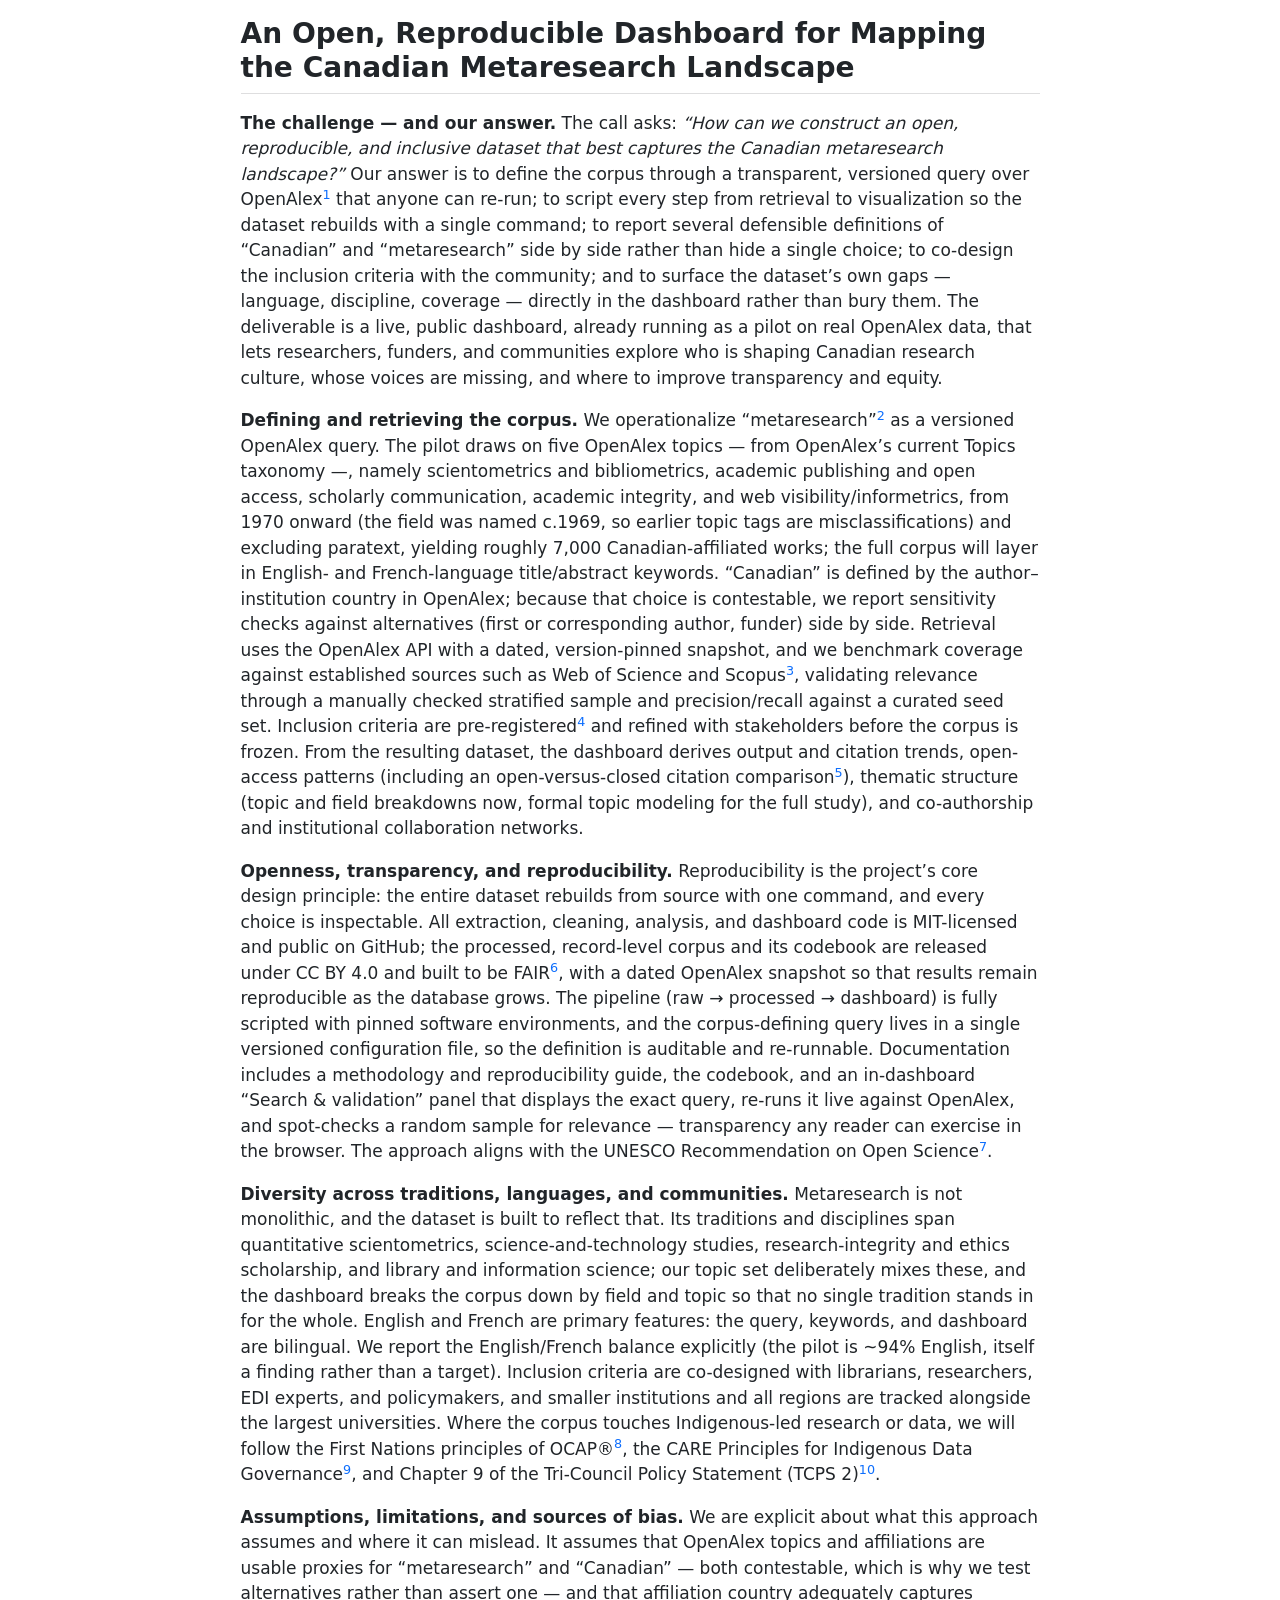
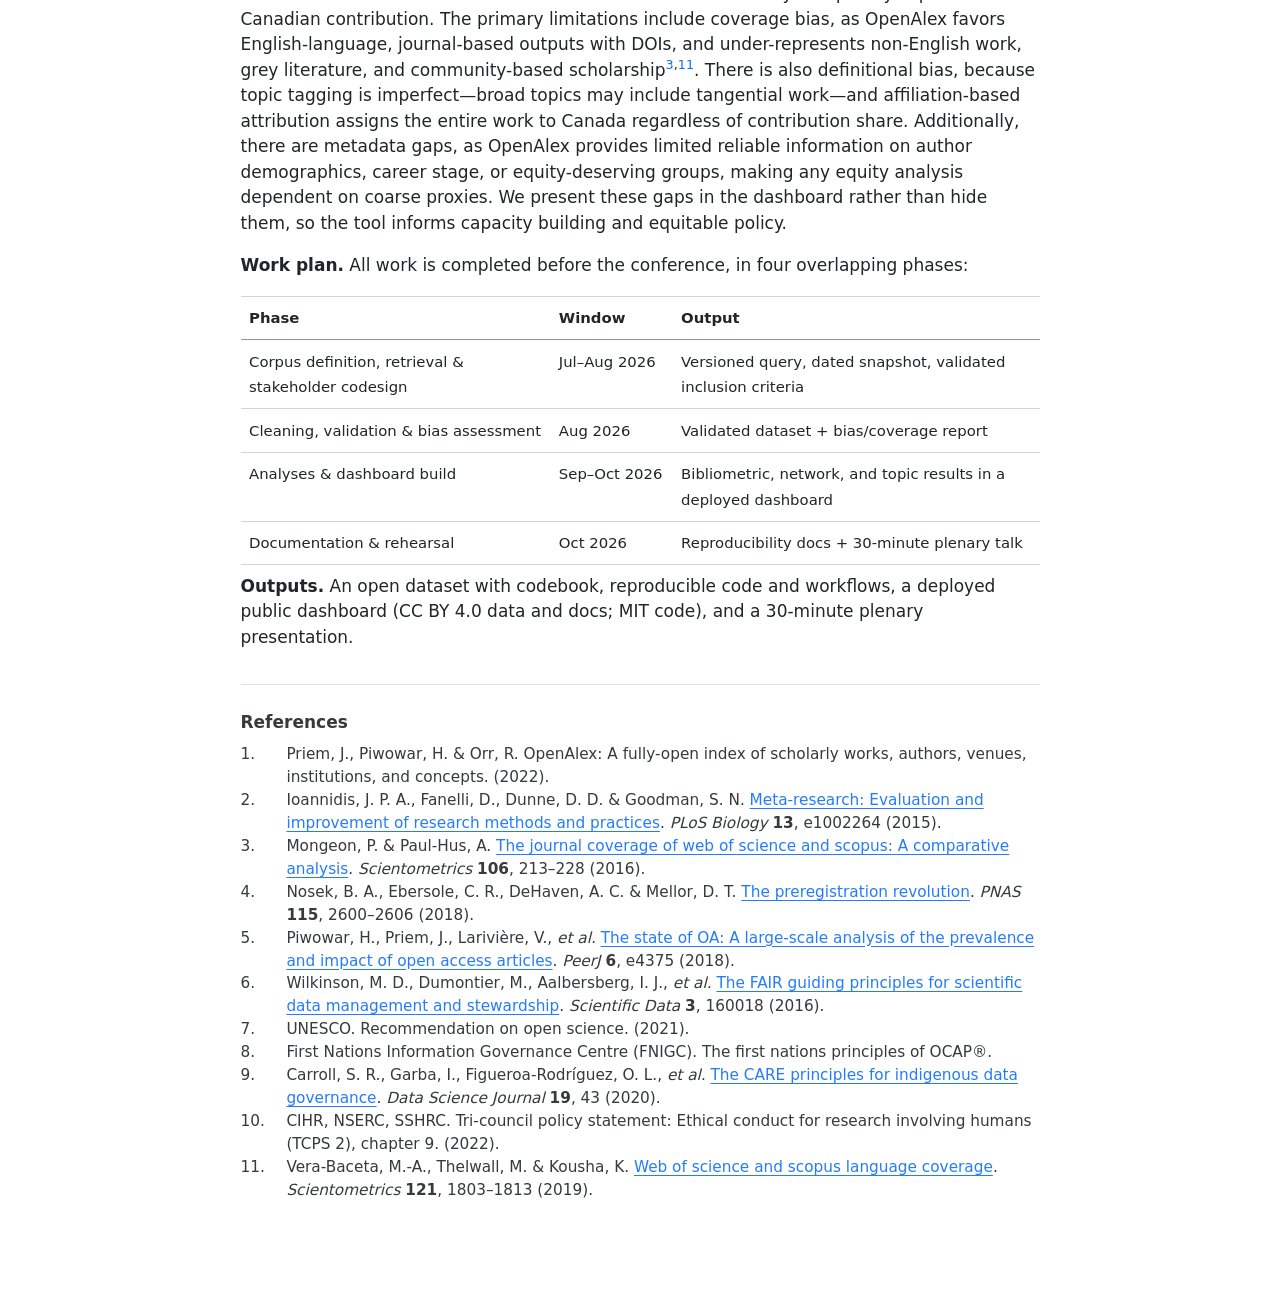
<file: proposal/proposal.html>
<!DOCTYPE html>
<html xmlns="http://www.w3.org/1999/xhtml" lang="en" xml:lang="en"><head>

<meta charset="utf-8">
<meta name="generator" content="quarto-1.9.37">

<meta name="viewport" content="width=device-width, initial-scale=1.0, user-scalable=yes">


<title>proposal</title>
<style>
/* Default styles provided by pandoc.
** See https://pandoc.org/MANUAL.html#variables-for-html for config info.
*/
code{white-space: pre-wrap;}
span.smallcaps{font-variant: small-caps;}
div.columns{display: flex; gap: min(4vw, 1.5em);}
div.column{flex: auto; overflow-x: auto;}
div.hanging-indent{margin-left: 1.5em; text-indent: -1.5em;}
ul.task-list{list-style: none;}
ul.task-list li input[type="checkbox"] {
  width: 0.8em;
  margin: 0 0.8em 0.2em -1em; /* quarto-specific, see https://github.com/quarto-dev/quarto-cli/issues/4556 */ 
  vertical-align: middle;
}
/* CSS for citations */
div.csl-bib-body { }
div.csl-entry {
  clear: both;
  margin-bottom: 0em;
}
.hanging-indent div.csl-entry {
  margin-left:2em;
  text-indent:-2em;
}
div.csl-left-margin {
  min-width:2em;
  float:left;
}
div.csl-right-inline {
  margin-left:2em;
  padding-left:1em;
}
div.csl-indent {
  margin-left: 2em;
}</style>


<script src="proposal_files/libs/clipboard/clipboard.min.js"></script>
<script src="proposal_files/libs/quarto-html/quarto.js" type="module"></script>
<script src="proposal_files/libs/quarto-html/tabsets/tabsets.js" type="module"></script>
<script src="proposal_files/libs/quarto-html/popper.min.js"></script>
<script src="proposal_files/libs/quarto-html/tippy.umd.min.js"></script>
<script src="proposal_files/libs/quarto-html/anchor.min.js"></script>
<link href="proposal_files/libs/quarto-html/tippy.css" rel="stylesheet">
<link href="proposal_files/libs/quarto-html/quarto-syntax-highlighting-7f8f88aac4f3542376d5c11b86a4c14d.css" rel="stylesheet" id="quarto-text-highlighting-styles">
<script src="proposal_files/libs/bootstrap/bootstrap.min.js"></script>
<link href="proposal_files/libs/bootstrap/bootstrap-icons.css" rel="stylesheet">
<link href="proposal_files/libs/bootstrap/bootstrap-138a6193a3bd40baf1e627da441a4734.min.css" rel="stylesheet" append-hash="true" id="quarto-bootstrap" data-mode="light">


</head>

<body class="fullcontent quarto-light">

<div id="quarto-content" class="page-columns page-rows-contents page-layout-article">

<main class="content" id="quarto-document-content">




<section id="an-open-reproducible-dashboard-for-mapping-the-canadian-metaresearch-landscape" class="level2">
<h2 class="anchored" data-anchor-id="an-open-reproducible-dashboard-for-mapping-the-canadian-metaresearch-landscape">An Open, Reproducible Dashboard for Mapping the Canadian Metaresearch Landscape</h2>
<p><strong>The challenge — and our answer.</strong> The call asks: <em>“How can we construct an open, reproducible, and inclusive dataset that best captures the Canadian metaresearch landscape?”</em> Our answer is to define the corpus through a transparent, versioned query over OpenAlex<span class="citation" data-cites="openalex"><sup><a href="#ref-openalex" role="doc-biblioref">1</a></sup></span> that anyone can re-run; to script every step from retrieval to visualization so the dataset rebuilds with a single command; to report several defensible definitions of “Canadian” and “metaresearch” side by side rather than hide a single choice; to co-design the inclusion criteria with the community; and to surface the dataset’s own gaps — language, discipline, coverage — directly in the dashboard rather than bury them. The deliverable is a live, public dashboard, already running as a pilot on real OpenAlex data, that lets researchers, funders, and communities explore who is shaping Canadian research culture, whose voices are missing, and where to improve transparency and equity.</p>
<p><strong>Defining and retrieving the corpus.</strong> We operationalize “metaresearch”<span class="citation" data-cites="ioannidis2015metaresearch"><sup><a href="#ref-ioannidis2015metaresearch" role="doc-biblioref">2</a></sup></span> as a versioned OpenAlex query. The pilot draws on five OpenAlex topics — from OpenAlex’s current Topics taxonomy —, namely scientometrics and bibliometrics, academic publishing and open access, scholarly communication, academic integrity, and web visibility/informetrics, from 1970 onward (the field was named c.1969, so earlier topic tags are misclassifications) and excluding paratext, yielding roughly 7,000 Canadian-affiliated works; the full corpus will layer in English- and French-language title/abstract keywords. “Canadian” is defined by the author–institution country in OpenAlex; because that choice is contestable, we report sensitivity checks against alternatives (first or corresponding author, funder) side by side. Retrieval uses the OpenAlex API with a dated, version-pinned snapshot, and we benchmark coverage against established sources such as Web of Science and Scopus<span class="citation" data-cites="mongeon2016coverage"><sup><a href="#ref-mongeon2016coverage" role="doc-biblioref">3</a></sup></span>, validating relevance through a manually checked stratified sample and precision/recall against a curated seed set. Inclusion criteria are pre-registered<span class="citation" data-cites="nosek2018preregistration"><sup><a href="#ref-nosek2018preregistration" role="doc-biblioref">4</a></sup></span> and refined with stakeholders before the corpus is frozen. From the resulting dataset, the dashboard derives output and citation trends, open-access patterns (including an open-versus-closed citation comparison<span class="citation" data-cites="piwowar2018state"><sup><a href="#ref-piwowar2018state" role="doc-biblioref">5</a></sup></span>), thematic structure (topic and field breakdowns now, formal topic modeling for the full study), and co-authorship and institutional collaboration networks.</p>
<p><strong>Openness, transparency, and reproducibility.</strong> Reproducibility is the project’s core design principle: the entire dataset rebuilds from source with one command, and every choice is inspectable. All extraction, cleaning, analysis, and dashboard code is MIT-licensed and public on GitHub; the processed, record-level corpus and its codebook are released under CC BY 4.0 and built to be FAIR<span class="citation" data-cites="wilkinson2016fair"><sup><a href="#ref-wilkinson2016fair" role="doc-biblioref">6</a></sup></span>, with a dated OpenAlex snapshot so that results remain reproducible as the database grows. The pipeline (raw → processed → dashboard) is fully scripted with pinned software environments, and the corpus-defining query lives in a single versioned configuration file, so the definition is auditable and re-runnable. Documentation includes a methodology and reproducibility guide, the codebook, and an in-dashboard “Search &amp; validation” panel that displays the exact query, re-runs it live against OpenAlex, and spot-checks a random sample for relevance — transparency any reader can exercise in the browser. The approach aligns with the UNESCO Recommendation on Open Science<span class="citation" data-cites="unesco2021open"><sup><a href="#ref-unesco2021open" role="doc-biblioref">7</a></sup></span>.</p>
<p><strong>Diversity across traditions, languages, and communities.</strong> Metaresearch is not monolithic, and the dataset is built to reflect that. Its traditions and disciplines span quantitative scientometrics, science-and-technology studies, research-integrity and ethics scholarship, and library and information science; our topic set deliberately mixes these, and the dashboard breaks the corpus down by field and topic so that no single tradition stands in for the whole. English and French are primary features: the query, keywords, and dashboard are bilingual. We report the English/French balance explicitly (the pilot is ~94% English, itself a finding rather than a target). Inclusion criteria are co-designed with librarians, researchers, EDI experts, and policymakers, and smaller institutions and all regions are tracked alongside the largest universities. Where the corpus touches Indigenous-led research or data, we will follow the First Nations principles of OCAP®<span class="citation" data-cites="fnigc_ocap"><sup><a href="#ref-fnigc_ocap" role="doc-biblioref">8</a></sup></span>, the CARE Principles for Indigenous Data Governance<span class="citation" data-cites="carroll2020care"><sup><a href="#ref-carroll2020care" role="doc-biblioref">9</a></sup></span>, and Chapter 9 of the Tri-Council Policy Statement (TCPS 2)<span class="citation" data-cites="tcps2_2022"><sup><a href="#ref-tcps2_2022" role="doc-biblioref">10</a></sup></span>.</p>
<p><strong>Assumptions, limitations, and sources of bias.</strong> We are explicit about what this approach assumes and where it can mislead. It assumes that OpenAlex topics and affiliations are usable proxies for “metaresearch” and “Canadian” — both contestable, which is why we test alternatives rather than assert one — and that affiliation country adequately captures Canadian contribution. The primary limitations include coverage bias, as OpenAlex favors English-language, journal-based outputs with DOIs, and under-represents non-English work, grey literature, and community-based scholarship<span class="citation" data-cites="mongeon2016coverage vera2019language"><sup><a href="#ref-mongeon2016coverage" role="doc-biblioref">3</a>,<a href="#ref-vera2019language" role="doc-biblioref">11</a></sup></span>. There is also definitional bias, because topic tagging is imperfect—broad topics may include tangential work—and affiliation-based attribution assigns the entire work to Canada regardless of contribution share. Additionally, there are metadata gaps, as OpenAlex provides limited reliable information on author demographics, career stage, or equity-deserving groups, making any equity analysis dependent on coarse proxies. We present these gaps in the dashboard rather than hide them, so the tool informs capacity building and equitable policy.</p>
<p><strong>Work plan.</strong> All work is completed before the conference, in four overlapping phases:</p>
<table class="caption-top table">
<colgroup>
<col style="width: 38%">
<col style="width: 15%">
<col style="width: 45%">
</colgroup>
<thead>
<tr class="header">
<th><small>Phase</small></th>
<th><small>Window</small></th>
<th><small>Output</small></th>
</tr>
</thead>
<tbody>
<tr class="odd">
<td><small>Corpus definition, retrieval &amp; stakeholder codesign</small></td>
<td><small>Jul–Aug 2026</small></td>
<td><small>Versioned query, dated snapshot, validated inclusion criteria</small></td>
</tr>
<tr class="even">
<td><small>Cleaning, validation &amp; bias assessment</small></td>
<td><small>Aug 2026</small></td>
<td><small>Validated dataset + bias/coverage report</small></td>
</tr>
<tr class="odd">
<td><small>Analyses &amp; dashboard build</small></td>
<td><small>Sep–Oct 2026</small></td>
<td><small>Bibliometric, network, and topic results in a deployed dashboard</small></td>
</tr>
<tr class="even">
<td><small>Documentation &amp; rehearsal</small></td>
<td><small>Oct 2026</small></td>
<td><small>Reproducibility docs + 30-minute plenary talk</small></td>
</tr>
</tbody>
</table>
<p><strong>Outputs.</strong> An open dataset with codebook, reproducible code and workflows, a deployed public dashboard (CC BY 4.0 data and docs; MIT code), and a 30-minute plenary presentation.</p>
<section id="references" class="level3 unnumbered">


</section>
</section>

<div id="quarto-appendix" class="default"><section class="quarto-appendix-contents" role="doc-bibliography" id="quarto-bibliography"><h2 class="anchored quarto-appendix-heading">References</h2><div id="refs" class="references csl-bib-body" data-entry-spacing="0" data-line-spacing="2" role="list">
<div id="ref-openalex" class="csl-entry" role="listitem">
<div class="csl-left-margin">1. </div><div class="csl-right-inline">Priem, J., Piwowar, H. &amp; Orr, R. OpenAlex: A fully-open index of scholarly works, authors, venues, institutions, and concepts. (2022).</div>
</div>
<div id="ref-ioannidis2015metaresearch" class="csl-entry" role="listitem">
<div class="csl-left-margin">2. </div><div class="csl-right-inline">Ioannidis, J. P. A., Fanelli, D., Dunne, D. D. &amp; Goodman, S. N. <a href="https://doi.org/10.1371/journal.pbio.1002264">Meta-research: Evaluation and improvement of research methods and practices</a>. <em>PLoS Biology</em> <strong>13</strong>, e1002264 (2015).</div>
</div>
<div id="ref-mongeon2016coverage" class="csl-entry" role="listitem">
<div class="csl-left-margin">3. </div><div class="csl-right-inline">Mongeon, P. &amp; Paul-Hus, A. <a href="https://doi.org/10.1007/s11192-015-1765-5">The journal coverage of web of science and scopus: A comparative analysis</a>. <em>Scientometrics</em> <strong>106</strong>, 213–228 (2016).</div>
</div>
<div id="ref-nosek2018preregistration" class="csl-entry" role="listitem">
<div class="csl-left-margin">4. </div><div class="csl-right-inline">Nosek, B. A., Ebersole, C. R., DeHaven, A. C. &amp; Mellor, D. T. <a href="https://doi.org/10.1073/pnas.1708274114">The preregistration revolution</a>. <em>PNAS</em> <strong>115</strong>, 2600–2606 (2018).</div>
</div>
<div id="ref-piwowar2018state" class="csl-entry" role="listitem">
<div class="csl-left-margin">5. </div><div class="csl-right-inline"><span class="nocase">Piwowar, H., Priem, J., Larivière, V., <em>et al.</em></span> <a href="https://doi.org/10.7717/peerj.4375">The state of OA: A large-scale analysis of the prevalence and impact of open access articles</a>. <em>PeerJ</em> <strong>6</strong>, e4375 (2018).</div>
</div>
<div id="ref-wilkinson2016fair" class="csl-entry" role="listitem">
<div class="csl-left-margin">6. </div><div class="csl-right-inline"><span class="nocase">Wilkinson, M. D., Dumontier, M., Aalbersberg, I. J., <em>et al.</em></span> <a href="https://doi.org/10.1038/sdata.2016.18">The FAIR guiding principles for scientific data management and stewardship</a>. <em>Scientific Data</em> <strong>3</strong>, 160018 (2016).</div>
</div>
<div id="ref-unesco2021open" class="csl-entry" role="listitem">
<div class="csl-left-margin">7. </div><div class="csl-right-inline">UNESCO. Recommendation on open science. (2021).</div>
</div>
<div id="ref-fnigc_ocap" class="csl-entry" role="listitem">
<div class="csl-left-margin">8. </div><div class="csl-right-inline">First Nations Information Governance Centre (FNIGC). The first nations principles of OCAP®.</div>
</div>
<div id="ref-carroll2020care" class="csl-entry" role="listitem">
<div class="csl-left-margin">9. </div><div class="csl-right-inline"><span class="nocase">Carroll, S. R., Garba, I., Figueroa-Rodrı́guez, O. L., <em>et al.</em></span> <a href="https://doi.org/10.5334/dsj-2020-043">The CARE principles for indigenous data governance</a>. <em>Data Science Journal</em> <strong>19</strong>, 43 (2020).</div>
</div>
<div id="ref-tcps2_2022" class="csl-entry" role="listitem">
<div class="csl-left-margin">10. </div><div class="csl-right-inline">CIHR, NSERC, SSHRC. Tri-council policy statement: Ethical conduct for research involving humans (TCPS 2), chapter 9. (2022).</div>
</div>
<div id="ref-vera2019language" class="csl-entry" role="listitem">
<div class="csl-left-margin">11. </div><div class="csl-right-inline">Vera-Baceta, M.-A., Thelwall, M. &amp; Kousha, K. <a href="https://doi.org/10.1007/s11192-019-03264-z">Web of science and scopus language coverage</a>. <em>Scientometrics</em> <strong>121</strong>, 1803–1813 (2019).</div>
</div>
</div></section></div></main>
<!-- /main column -->
<script id="quarto-html-after-body" type="application/javascript">
  window.document.addEventListener("DOMContentLoaded", function (event) {
    const icon = "";
    const anchorJS = new window.AnchorJS();
    anchorJS.options = {
      placement: 'right',
      icon: icon
    };
    anchorJS.add('.anchored');
    const isCodeAnnotation = (el) => {
      for (const clz of el.classList) {
        if (clz.startsWith('code-annotation-')) {                     
          return true;
        }
      }
      return false;
    }
    const onCopySuccess = function(e) {
      // button target
      const button = e.trigger;
      // don't keep focus
      button.blur();
      // flash "checked"
      button.classList.add('code-copy-button-checked');
      var currentTitle = button.getAttribute("title");
      button.setAttribute("title", "Copied!");
      let tooltip;
      if (window.bootstrap) {
        button.setAttribute("data-bs-toggle", "tooltip");
        button.setAttribute("data-bs-placement", "left");
        button.setAttribute("data-bs-title", "Copied!");
        tooltip = new bootstrap.Tooltip(button, 
          { trigger: "manual", 
            customClass: "code-copy-button-tooltip",
            offset: [0, -8]});
        tooltip.show();    
      }
      setTimeout(function() {
        if (tooltip) {
          tooltip.hide();
          button.removeAttribute("data-bs-title");
          button.removeAttribute("data-bs-toggle");
          button.removeAttribute("data-bs-placement");
        }
        button.setAttribute("title", currentTitle);
        button.classList.remove('code-copy-button-checked');
      }, 1000);
      // clear code selection
      e.clearSelection();
    }
    const getTextToCopy = function(trigger) {
      const outerScaffold = trigger.parentElement.cloneNode(true);
      const codeEl = outerScaffold.querySelector('code');
      for (const childEl of codeEl.children) {
        if (isCodeAnnotation(childEl)) {
          childEl.remove();
        }
      }
      return codeEl.innerText;
    }
    const clipboard = new window.ClipboardJS('.code-copy-button:not([data-in-quarto-modal])', {
      text: getTextToCopy
    });
    clipboard.on('success', onCopySuccess);
    if (window.document.getElementById('quarto-embedded-source-code-modal')) {
      const clipboardModal = new window.ClipboardJS('.code-copy-button[data-in-quarto-modal]', {
        text: getTextToCopy,
        container: window.document.getElementById('quarto-embedded-source-code-modal')
      });
      clipboardModal.on('success', onCopySuccess);
    }
      var localhostRegex = new RegExp(/^(?:http|https):\/\/localhost\:?[0-9]*\//);
      var mailtoRegex = new RegExp(/^mailto:/);
        var filterRegex = new RegExp('/' + window.location.host + '/');
      var isInternal = (href) => {
          return filterRegex.test(href) || localhostRegex.test(href) || mailtoRegex.test(href);
      }
      // Inspect non-navigation links and adorn them if external
     var links = window.document.querySelectorAll('a[href]:not(.nav-link):not(.navbar-brand):not(.toc-action):not(.sidebar-link):not(.sidebar-item-toggle):not(.pagination-link):not(.no-external):not([aria-hidden]):not(.dropdown-item):not(.quarto-navigation-tool):not(.about-link)');
      for (var i=0; i<links.length; i++) {
        const link = links[i];
        if (!isInternal(link.href)) {
          // undo the damage that might have been done by quarto-nav.js in the case of
          // links that we want to consider external
          if (link.dataset.originalHref !== undefined) {
            link.href = link.dataset.originalHref;
          }
        }
      }
    function tippyHover(el, contentFn, onTriggerFn, onUntriggerFn) {
      const config = {
        allowHTML: true,
        maxWidth: 500,
        delay: 100,
        arrow: false,
        appendTo: function(el) {
            return el.parentElement;
        },
        interactive: true,
        interactiveBorder: 10,
        theme: 'quarto',
        placement: 'bottom-start',
      };
      if (contentFn) {
        config.content = contentFn;
      }
      if (onTriggerFn) {
        config.onTrigger = onTriggerFn;
      }
      if (onUntriggerFn) {
        config.onUntrigger = onUntriggerFn;
      }
      window.tippy(el, config); 
    }
    const noterefs = window.document.querySelectorAll('a[role="doc-noteref"]');
    for (var i=0; i<noterefs.length; i++) {
      const ref = noterefs[i];
      tippyHover(ref, function() {
        // use id or data attribute instead here
        let href = ref.getAttribute('data-footnote-href') || ref.getAttribute('href');
        try { href = new URL(href).hash; } catch {}
        const id = href.replace(/^#\/?/, "");
        const note = window.document.getElementById(id);
        if (note) {
          return note.innerHTML;
        } else {
          return "";
        }
      });
    }
    const xrefs = window.document.querySelectorAll('a.quarto-xref');
    const processXRef = (id, note) => {
      // Strip column container classes
      const stripColumnClz = (el) => {
        el.classList.remove("page-full", "page-columns");
        if (el.children) {
          for (const child of el.children) {
            stripColumnClz(child);
          }
        }
      }
      stripColumnClz(note)
      if (id === null || id.startsWith('sec-')) {
        // Special case sections, only their first couple elements
        const container = document.createElement("div");
        if (note.children && note.children.length > 2) {
          container.appendChild(note.children[0].cloneNode(true));
          for (let i = 1; i < note.children.length; i++) {
            const child = note.children[i];
            if (child.tagName === "P" && child.innerText === "") {
              continue;
            } else {
              container.appendChild(child.cloneNode(true));
              break;
            }
          }
          if (window.Quarto?.typesetMath) {
            window.Quarto.typesetMath(container);
          }
          return container.innerHTML
        } else {
          if (window.Quarto?.typesetMath) {
            window.Quarto.typesetMath(note);
          }
          return note.innerHTML;
        }
      } else {
        // Remove any anchor links if they are present
        const anchorLink = note.querySelector('a.anchorjs-link');
        if (anchorLink) {
          anchorLink.remove();
        }
        if (window.Quarto?.typesetMath) {
          window.Quarto.typesetMath(note);
        }
        if (note.classList.contains("callout")) {
          return note.outerHTML;
        } else {
          return note.innerHTML;
        }
      }
    }
    for (var i=0; i<xrefs.length; i++) {
      const xref = xrefs[i];
      tippyHover(xref, undefined, function(instance) {
        instance.disable();
        let url = xref.getAttribute('href');
        let hash = undefined; 
        if (url.startsWith('#')) {
          hash = url;
        } else {
          try { hash = new URL(url).hash; } catch {}
        }
        if (hash) {
          const id = hash.replace(/^#\/?/, "");
          const note = window.document.getElementById(id);
          if (note !== null) {
            try {
              const html = processXRef(id, note.cloneNode(true));
              instance.setContent(html);
            } finally {
              instance.enable();
              instance.show();
            }
          } else {
            // See if we can fetch this
            fetch(url.split('#')[0])
            .then(res => res.text())
            .then(html => {
              const parser = new DOMParser();
              const htmlDoc = parser.parseFromString(html, "text/html");
              const note = htmlDoc.getElementById(id);
              if (note !== null) {
                const html = processXRef(id, note);
                instance.setContent(html);
              } 
            }).finally(() => {
              instance.enable();
              instance.show();
            });
          }
        } else {
          // See if we can fetch a full url (with no hash to target)
          // This is a special case and we should probably do some content thinning / targeting
          fetch(url)
          .then(res => res.text())
          .then(html => {
            const parser = new DOMParser();
            const htmlDoc = parser.parseFromString(html, "text/html");
            const note = htmlDoc.querySelector('main.content');
            if (note !== null) {
              // This should only happen for chapter cross references
              // (since there is no id in the URL)
              // remove the first header
              if (note.children.length > 0 && note.children[0].tagName === "HEADER") {
                note.children[0].remove();
              }
              const html = processXRef(null, note);
              instance.setContent(html);
            } 
          }).finally(() => {
            instance.enable();
            instance.show();
          });
        }
      }, function(instance) {
      });
    }
        let selectedAnnoteEl;
        const selectorForAnnotation = ( cell, annotation) => {
          let cellAttr = 'data-code-cell="' + cell + '"';
          let lineAttr = 'data-code-annotation="' +  annotation + '"';
          const selector = 'span[' + cellAttr + '][' + lineAttr + ']';
          return selector;
        }
        const selectCodeLines = (annoteEl) => {
          const doc = window.document;
          const targetCell = annoteEl.getAttribute("data-target-cell");
          const targetAnnotation = annoteEl.getAttribute("data-target-annotation");
          const annoteSpan = window.document.querySelector(selectorForAnnotation(targetCell, targetAnnotation));
          const lines = annoteSpan.getAttribute("data-code-lines").split(",");
          const lineIds = lines.map((line) => {
            return targetCell + "-" + line;
          })
          let top = null;
          let height = null;
          let parent = null;
          if (lineIds.length > 0) {
              //compute the position of the single el (top and bottom and make a div)
              const el = window.document.getElementById(lineIds[0]);
              top = el.offsetTop;
              height = el.offsetHeight;
              parent = el.parentElement.parentElement;
            if (lineIds.length > 1) {
              const lastEl = window.document.getElementById(lineIds[lineIds.length - 1]);
              const bottom = lastEl.offsetTop + lastEl.offsetHeight;
              height = bottom - top;
            }
            if (top !== null && height !== null && parent !== null) {
              // cook up a div (if necessary) and position it 
              let div = window.document.getElementById("code-annotation-line-highlight");
              if (div === null) {
                div = window.document.createElement("div");
                div.setAttribute("id", "code-annotation-line-highlight");
                div.style.position = 'absolute';
                parent.appendChild(div);
              }
              div.style.top = top - 2 + "px";
              div.style.height = height + 4 + "px";
              div.style.left = 0;
              let gutterDiv = window.document.getElementById("code-annotation-line-highlight-gutter");
              if (gutterDiv === null) {
                gutterDiv = window.document.createElement("div");
                gutterDiv.setAttribute("id", "code-annotation-line-highlight-gutter");
                gutterDiv.style.position = 'absolute';
                const codeCell = window.document.getElementById(targetCell);
                const gutter = codeCell.querySelector('.code-annotation-gutter');
                gutter.appendChild(gutterDiv);
              }
              gutterDiv.style.top = top - 2 + "px";
              gutterDiv.style.height = height + 4 + "px";
            }
            selectedAnnoteEl = annoteEl;
          }
        };
        const unselectCodeLines = () => {
          const elementsIds = ["code-annotation-line-highlight", "code-annotation-line-highlight-gutter"];
          elementsIds.forEach((elId) => {
            const div = window.document.getElementById(elId);
            if (div) {
              div.remove();
            }
          });
          selectedAnnoteEl = undefined;
        };
          // Handle positioning of the toggle
      window.addEventListener(
        "resize",
        throttle(() => {
          elRect = undefined;
          if (selectedAnnoteEl) {
            selectCodeLines(selectedAnnoteEl);
          }
        }, 10)
      );
      function throttle(fn, ms) {
      let throttle = false;
      let timer;
        return (...args) => {
          if(!throttle) { // first call gets through
              fn.apply(this, args);
              throttle = true;
          } else { // all the others get throttled
              if(timer) clearTimeout(timer); // cancel #2
              timer = setTimeout(() => {
                fn.apply(this, args);
                timer = throttle = false;
              }, ms);
          }
        };
      }
        // Attach click handler to the DT
        const annoteDls = window.document.querySelectorAll('dt[data-target-cell]');
        for (const annoteDlNode of annoteDls) {
          annoteDlNode.addEventListener('click', (event) => {
            const clickedEl = event.target;
            if (clickedEl !== selectedAnnoteEl) {
              unselectCodeLines();
              const activeEl = window.document.querySelector('dt[data-target-cell].code-annotation-active');
              if (activeEl) {
                activeEl.classList.remove('code-annotation-active');
              }
              selectCodeLines(clickedEl);
              clickedEl.classList.add('code-annotation-active');
            } else {
              // Unselect the line
              unselectCodeLines();
              clickedEl.classList.remove('code-annotation-active');
            }
          });
        }
    const findCites = (el) => {
      const parentEl = el.parentElement;
      if (parentEl) {
        const cites = parentEl.dataset.cites;
        if (cites) {
          return {
            el,
            cites: cites.split(' ')
          };
        } else {
          return findCites(el.parentElement)
        }
      } else {
        return undefined;
      }
    };
    var bibliorefs = window.document.querySelectorAll('a[role="doc-biblioref"]');
    for (var i=0; i<bibliorefs.length; i++) {
      const ref = bibliorefs[i];
      const citeInfo = findCites(ref);
      if (citeInfo) {
        tippyHover(citeInfo.el, function() {
          var popup = window.document.createElement('div');
          citeInfo.cites.forEach(function(cite) {
            var citeDiv = window.document.createElement('div');
            citeDiv.classList.add('hanging-indent');
            citeDiv.classList.add('csl-entry');
            var biblioDiv = window.document.getElementById('ref-' + cite);
            if (biblioDiv) {
              citeDiv.innerHTML = biblioDiv.innerHTML;
            }
            popup.appendChild(citeDiv);
          });
          return popup.innerHTML;
        });
      }
    }
  });
  </script>
</div> <!-- /content -->




</body></html>
</file>
<file: proposal/proposal_files/libs/quarto-html/tippy.css>
.tippy-box[data-animation=fade][data-state=hidden]{opacity:0}[data-tippy-root]{max-width:calc(100vw - 10px)}.tippy-box{position:relative;background-color:#333;color:#fff;border-radius:4px;font-size:14px;line-height:1.4;white-space:normal;outline:0;transition-property:transform,visibility,opacity}.tippy-box[data-placement^=top]>.tippy-arrow{bottom:0}.tippy-box[data-placement^=top]>.tippy-arrow:before{bottom:-7px;left:0;border-width:8px 8px 0;border-top-color:initial;transform-origin:center top}.tippy-box[data-placement^=bottom]>.tippy-arrow{top:0}.tippy-box[data-placement^=bottom]>.tippy-arrow:before{top:-7px;left:0;border-width:0 8px 8px;border-bottom-color:initial;transform-origin:center bottom}.tippy-box[data-placement^=left]>.tippy-arrow{right:0}.tippy-box[data-placement^=left]>.tippy-arrow:before{border-width:8px 0 8px 8px;border-left-color:initial;right:-7px;transform-origin:center left}.tippy-box[data-placement^=right]>.tippy-arrow{left:0}.tippy-box[data-placement^=right]>.tippy-arrow:before{left:-7px;border-width:8px 8px 8px 0;border-right-color:initial;transform-origin:center right}.tippy-box[data-inertia][data-state=visible]{transition-timing-function:cubic-bezier(.54,1.5,.38,1.11)}.tippy-arrow{width:16px;height:16px;color:#333}.tippy-arrow:before{content:"";position:absolute;border-color:transparent;border-style:solid}.tippy-content{position:relative;padding:5px 9px;z-index:1}
</file>
<file: proposal/proposal_files/libs/quarto-html/quarto-syntax-highlighting-7f8f88aac4f3542376d5c11b86a4c14d.css>
/* quarto syntax highlight colors */
:root {
  --quarto-hl-ot-color: #003B4F;
  --quarto-hl-at-color: #657422;
  --quarto-hl-ss-color: #20794D;
  --quarto-hl-an-color: #5E5E5E;
  --quarto-hl-fu-color: #4758AB;
  --quarto-hl-st-color: #20794D;
  --quarto-hl-cf-color: #003B4F;
  --quarto-hl-op-color: #5E5E5E;
  --quarto-hl-er-color: #AD0000;
  --quarto-hl-bn-color: #AD0000;
  --quarto-hl-al-color: #AD0000;
  --quarto-hl-va-color: #111111;
  --quarto-hl-bu-color: inherit;
  --quarto-hl-ex-color: inherit;
  --quarto-hl-pp-color: #AD0000;
  --quarto-hl-in-color: #5E5E5E;
  --quarto-hl-vs-color: #20794D;
  --quarto-hl-wa-color: #5E5E5E;
  --quarto-hl-do-color: #5E5E5E;
  --quarto-hl-im-color: #00769E;
  --quarto-hl-ch-color: #20794D;
  --quarto-hl-dt-color: #AD0000;
  --quarto-hl-fl-color: #AD0000;
  --quarto-hl-co-color: #5E5E5E;
  --quarto-hl-cv-color: #5E5E5E;
  --quarto-hl-cn-color: #8f5902;
  --quarto-hl-sc-color: #5E5E5E;
  --quarto-hl-dv-color: #AD0000;
  --quarto-hl-kw-color: #003B4F;
}

/* other quarto variables */
:root {
  --quarto-font-monospace: SFMono-Regular, Menlo, Monaco, Consolas, "Liberation Mono", "Courier New", monospace;
}

/* syntax highlight based on Pandoc's rules */
pre > code.sourceCode > span {
  color: #003B4F;
}

code.sourceCode > span {
  color: #003B4F;
}

div.sourceCode,
div.sourceCode pre.sourceCode {
  color: #003B4F;
}

/* Normal */
code span {
  color: #003B4F;
}

/* Alert */
code span.al {
  color: #AD0000;
  font-style: inherit;
}

/* Annotation */
code span.an {
  color: #5E5E5E;
  font-style: inherit;
}

/* Attribute */
code span.at {
  color: #657422;
  font-style: inherit;
}

/* BaseN */
code span.bn {
  color: #AD0000;
  font-style: inherit;
}

/* BuiltIn */
code span.bu {
  font-style: inherit;
}

/* ControlFlow */
code span.cf {
  color: #003B4F;
  font-weight: bold;
  font-style: inherit;
}

/* Char */
code span.ch {
  color: #20794D;
  font-style: inherit;
}

/* Constant */
code span.cn {
  color: #8f5902;
  font-style: inherit;
}

/* Comment */
code span.co {
  color: #5E5E5E;
  font-style: inherit;
}

/* CommentVar */
code span.cv {
  color: #5E5E5E;
  font-style: italic;
}

/* Documentation */
code span.do {
  color: #5E5E5E;
  font-style: italic;
}

/* DataType */
code span.dt {
  color: #AD0000;
  font-style: inherit;
}

/* DecVal */
code span.dv {
  color: #AD0000;
  font-style: inherit;
}

/* Error */
code span.er {
  color: #AD0000;
  font-style: inherit;
}

/* Extension */
code span.ex {
  font-style: inherit;
}

/* Float */
code span.fl {
  color: #AD0000;
  font-style: inherit;
}

/* Function */
code span.fu {
  color: #4758AB;
  font-style: inherit;
}

/* Import */
code span.im {
  color: #00769E;
  font-style: inherit;
}

/* Information */
code span.in {
  color: #5E5E5E;
  font-style: inherit;
}

/* Keyword */
code span.kw {
  color: #003B4F;
  font-weight: bold;
  font-style: inherit;
}

/* Operator */
code span.op {
  color: #5E5E5E;
  font-style: inherit;
}

/* Other */
code span.ot {
  color: #003B4F;
  font-style: inherit;
}

/* Preprocessor */
code span.pp {
  color: #AD0000;
  font-style: inherit;
}

/* SpecialChar */
code span.sc {
  color: #5E5E5E;
  font-style: inherit;
}

/* SpecialString */
code span.ss {
  color: #20794D;
  font-style: inherit;
}

/* String */
code span.st {
  color: #20794D;
  font-style: inherit;
}

/* Variable */
code span.va {
  color: #111111;
  font-style: inherit;
}

/* VerbatimString */
code span.vs {
  color: #20794D;
  font-style: inherit;
}

/* Warning */
code span.wa {
  color: #5E5E5E;
  font-style: italic;
}

.prevent-inlining {
  content: "</";
}

/*# sourceMappingURL=789ad8cd35626ba772517505b42a116e.css.map */
</file>
